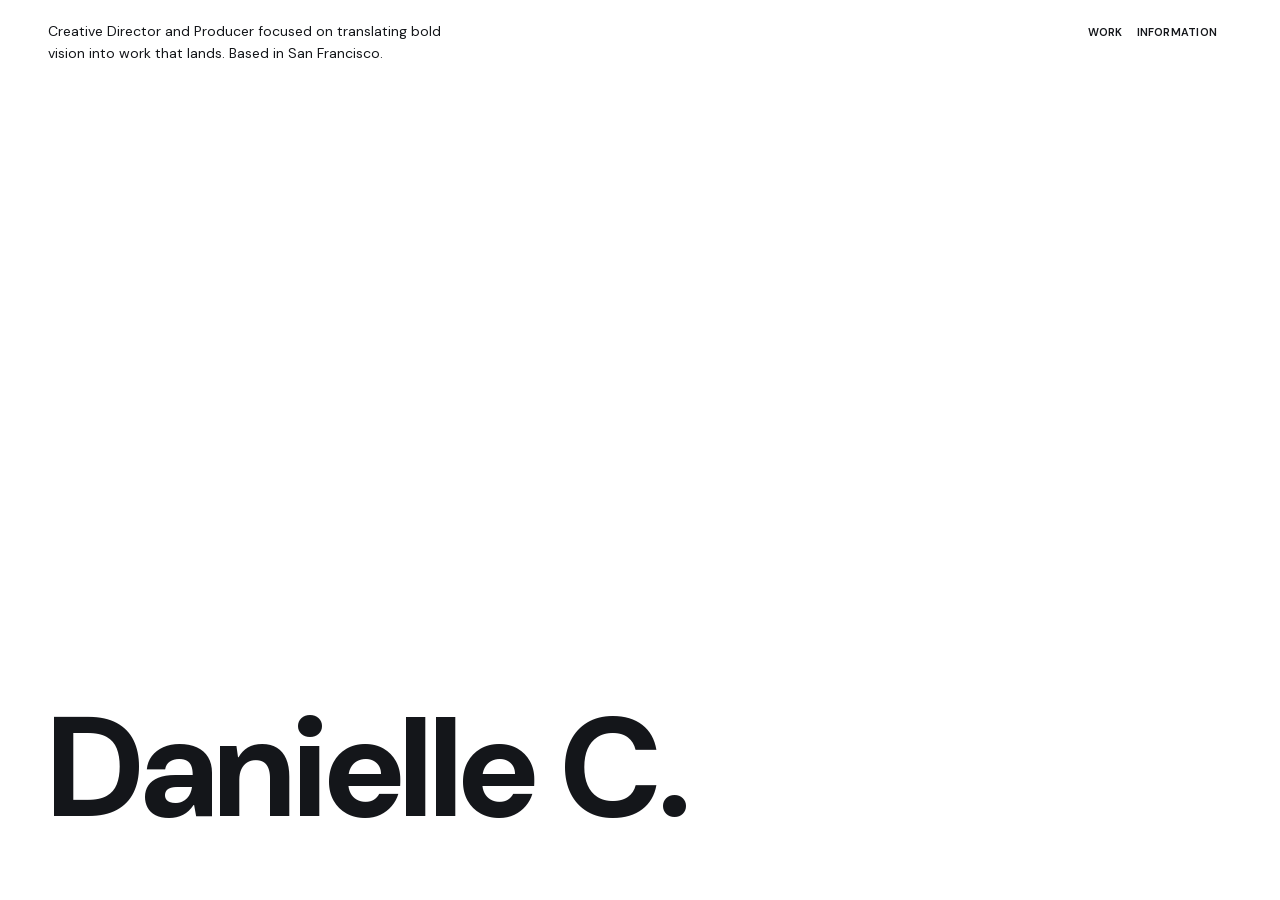
<file: index.html>
<!DOCTYPE html>
<html lang="en">
<head>
<meta charset="UTF-8">
<meta name="viewport" content="width=device-width, initial-scale=1.0">
<title>Danielle C.</title>
<meta name="description" content="Danielle C. is a creative producer and director based in San Francisco, working across brand, entertainment, and consumer tech.">
<link rel="icon" href="favicon.svg" type="image/svg+xml">
<link rel="preload" href="assets/fonts/dm-sans-latin.woff2" as="font" type="font/woff2" crossorigin>
<link rel="stylesheet" href="style.css">
<link rel="prefetch" href="work.html">
</head>
<body class="landing-body">

<header class="topbar landing-topbar">
  <p class="bio-blurb">Creative Director and Producer focused on translating bold vision into work that lands. Based in San Francisco.</p>
  <nav class="toplinks">
    <a href="work.html">Work</a>
    <a href="information.html">Information</a>
  </nav>
</header>

<main class="landing">
  <div class="landing-bottom">
    <h1 class="landing-wordmark">Danielle C.</h1>
  </div>
</main>

<script src="script.js"></script>
</body>
</html>
</file>
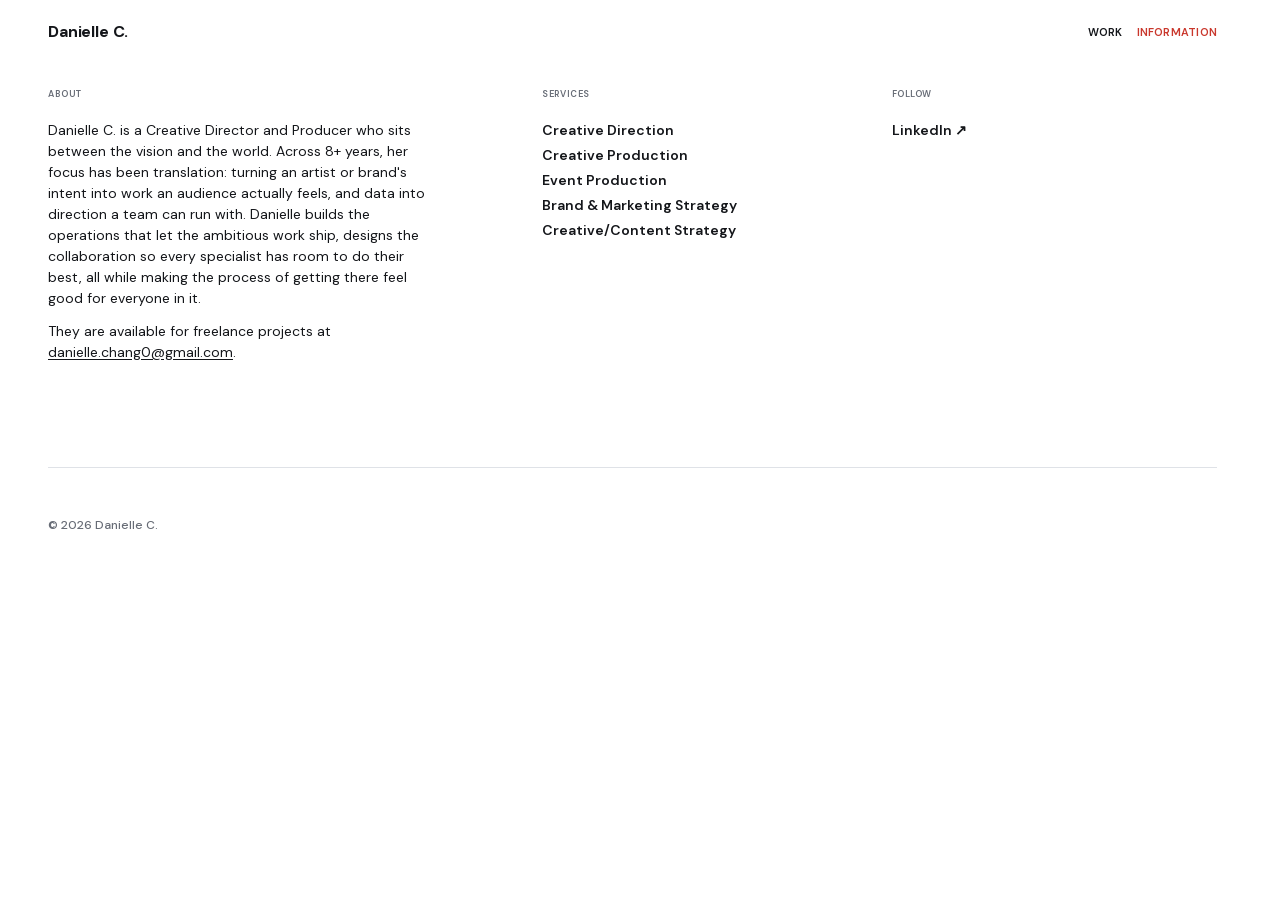
<file: information.html>
<!DOCTYPE html>
<html lang="en">
<head>
<meta charset="UTF-8">
<meta name="viewport" content="width=device-width, initial-scale=1.0">
<title>Danielle C.</title>
<meta name="description" content="About, services, and contact information for Danielle C., creative producer and director based in San Francisco.">
<link rel="icon" href="favicon.svg" type="image/svg+xml">
<link rel="preload" href="assets/fonts/dm-sans-latin.woff2" as="font" type="font/woff2" crossorigin>
<link rel="stylesheet" href="style.css">
<link rel="prefetch" href="work.html">
</head>
<body>

<header class="topbar">
  <a href="index.html" class="wordmark">Danielle C.</a>
  <nav class="toplinks">
    <a href="work.html">Work</a>
    <a href="information.html" class="active">Information</a>
  </nav>
</header>

<main class="page">

  <h1 class="sr-only">Information</h1>

  <div class="info-grid">

    <div class="info-col">
      <h2 class="info-col-title">About</h2>
      <p>Danielle C. is a Creative Director and Producer who sits between the vision and the world. Across 8+ years, her focus has been translation: turning an artist or brand's intent into work an audience actually feels, and data into direction a team can run with. Danielle builds the operations that let the ambitious work ship, designs the collaboration so every specialist has room to do their best, all while making the process of getting there feel good for everyone in it.</p>
      <p>They are available for freelance projects at <a href="mailto:danielle.chang0@gmail.com">danielle.chang0@gmail.com</a>.</p>
    </div>

    <div class="info-col">
      <h2 class="info-col-title">Services</h2>
      <div class="info-entry">
        <span class="info-entry-title">Creative Direction</span>
      </div>
      <div class="info-entry">
        <span class="info-entry-title">Creative Production</span>
      </div>
      <div class="info-entry">
        <span class="info-entry-title">Event Production</span>
      </div>
      <div class="info-entry">
        <span class="info-entry-title">Brand &amp; Marketing Strategy</span>
      </div>
      <div class="info-entry">
        <span class="info-entry-title">Creative/Content Strategy</span>
      </div>
    </div>

    <div class="info-col">
      <h2 class="info-col-title">Follow</h2>
      <div class="info-entry">
        <a class="info-entry-title info-entry-link" href="https://www.linkedin.com/in/danielle--chang/" target="_blank" rel="noopener">LinkedIn ↗</a>
      </div>
    </div>

  </div>

  <footer class="footer">
    <span>&copy; <span id="year"></span> Danielle C.</span>
  </footer>

</main>

<script src="script.js"></script>
</body>
</html>
</file>
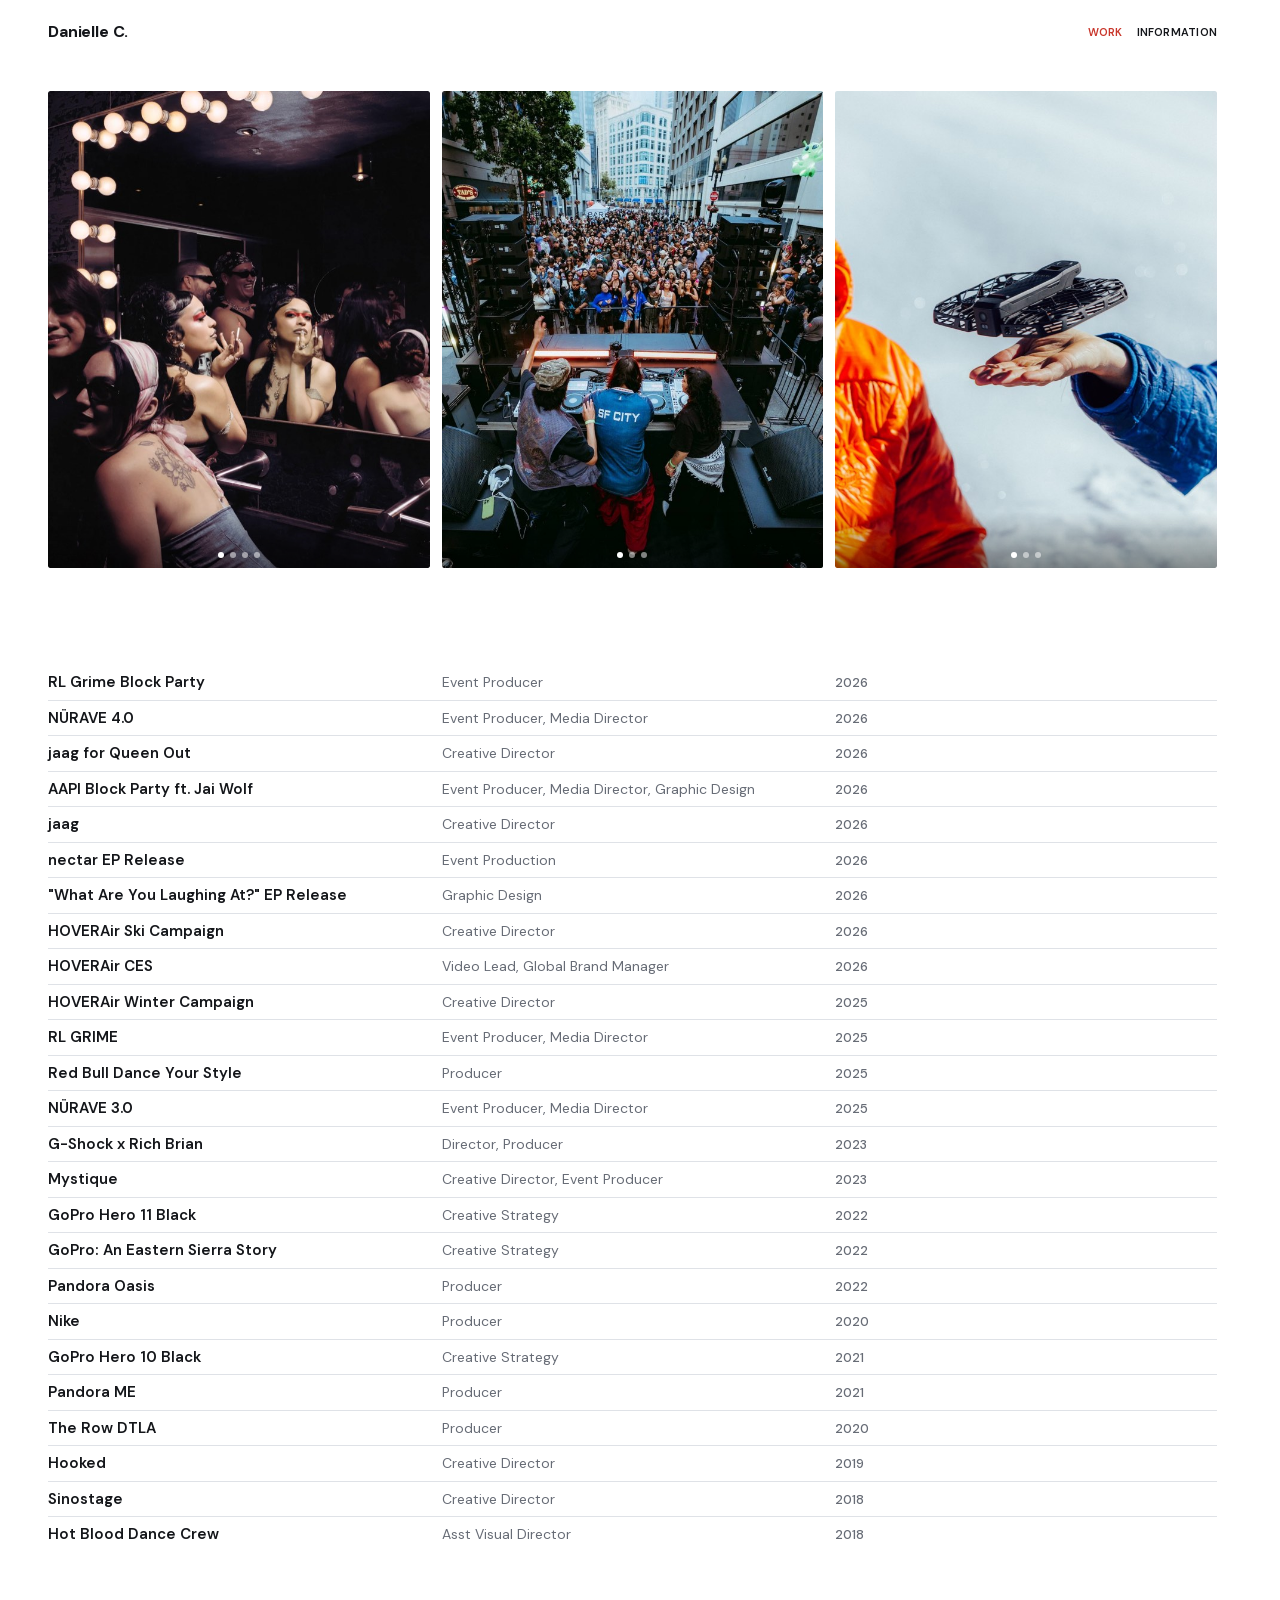
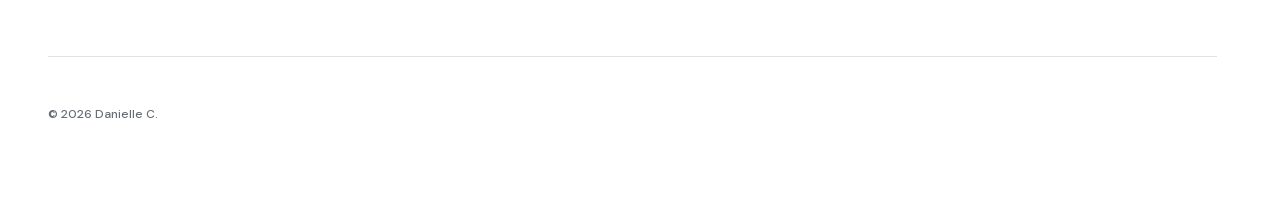
<file: work.html>
<!DOCTYPE html>
<html lang="en">
<head>
<meta charset="UTF-8">
<meta name="viewport" content="width=device-width, initial-scale=1.0">
<title>Danielle C.</title>
<meta name="description" content="Selected projects and CV from Danielle C., creative producer and director.">
<link rel="icon" href="favicon.svg" type="image/svg+xml">
<link rel="preload" href="assets/fonts/dm-sans-latin.woff2" as="font" type="font/woff2" crossorigin>
<link rel="stylesheet" href="style.css">
</head>
<body>

<header class="topbar">
  <a href="index.html" class="wordmark">Danielle C.</a>
  <nav class="toplinks">
    <a href="work.html" class="active">Work</a>
    <a href="information.html">Information</a>
  </nav>
</header>

<main class="page">

  <h1 class="sr-only">Work</h1>

  <section class="work-grid-section">
    <div class="work-grid">
      <figure class="work-tile">
        <button class="carousel-frame" aria-label="Show next photo of JAAG">
          <span class="carousel-track">
            <span class="carousel-title-slide" aria-hidden="true">
              <img src="assets/img/m/jaag-1.jpg" alt="" loading="lazy" decoding="async">
              <span class="carousel-title-text"><span class="slide-title">JAAG</span><span class="slide-meta">Creative Director · Producer</span></span>
            </span>
            <img src="assets/img/jaag-1.webp" srcset="assets/img/m/jaag-1.jpg 640w, assets/img/jaag-1.webp 1333w" sizes="(max-width: 640px) calc(50vw - 25px), calc((min(100vw, 1400px) - 120px) / 3)" alt="JAAG — creative direction, production, and styling" decoding="async">
            <img src="assets/img/jaag-4.jpg" srcset="assets/img/m/jaag-4.jpg 640w, assets/img/jaag-4.jpg 1066w" sizes="(max-width: 640px) calc(50vw - 25px), calc((min(100vw, 1400px) - 120px) / 3)" alt="JAAG — creative direction, production, and styling" loading="lazy" decoding="async">
            <img src="assets/img/jaag-3.jpg" srcset="assets/img/m/jaag-3.jpg 640w, assets/img/jaag-3.jpg 1066w" sizes="(max-width: 640px) calc(50vw - 25px), calc((min(100vw, 1400px) - 120px) / 3)" alt="JAAG — creative direction, production, and styling" loading="lazy" decoding="async">
            <img src="assets/img/jaag-2.webp" srcset="assets/img/m/jaag-2.jpg 640w, assets/img/jaag-2.webp 1333w" sizes="(max-width: 640px) calc(50vw - 25px), calc((min(100vw, 1400px) - 120px) / 3)" alt="JAAG — creative direction, production, and styling" loading="lazy" decoding="async">
          </span>
          <span class="carousel-shade" aria-hidden="true"></span>
          <span class="carousel-dots" aria-hidden="true"></span>
        </button>
        <figcaption>
          <span class="row-title">JAAG</span>
          <span class="row-meta">Creative Director · Producer</span>
        </figcaption>
      </figure>
      <figure class="work-tile">
        <button class="carousel-frame" aria-label="Show next photo of SF AAPI Block Party">
          <span class="carousel-track">
            <span class="carousel-title-slide" aria-hidden="true">
              <img src="assets/img/m/sf-aapi-stage.jpg" alt="" loading="lazy" decoding="async">
              <span class="carousel-title-text"><span class="slide-title">SF AAPI<br class="slide-break"> Block Party</span><span class="slide-meta">Event Producer · Media Director</span></span>
            </span>
            <img src="assets/img/sf-aapi-stage.jpg" srcset="assets/img/m/sf-aapi-stage.jpg 640w, assets/img/sf-aapi-stage.jpg 1947w" sizes="(max-width: 640px) calc(50vw - 25px), calc((min(100vw, 1400px) - 120px) / 3)" alt="SF AAPI Block Party — event producer, media director" decoding="async">
            <img src="assets/img/DEW06040.jpg" srcset="assets/img/m/DEW06040.jpg 640w, assets/img/DEW06040.jpg 800w" sizes="(max-width: 640px) calc(50vw - 25px), calc((min(100vw, 1400px) - 120px) / 3)" alt="SF AAPI Block Party — event producer, media director" loading="lazy" decoding="async">
            <img src="assets/img/DEW05904.jpg" srcset="assets/img/m/DEW05904.jpg 640w, assets/img/DEW05904.jpg 800w" sizes="(max-width: 640px) calc(50vw - 25px), calc((min(100vw, 1400px) - 120px) / 3)" alt="SF AAPI Block Party — event producer, media director" loading="lazy" decoding="async">
          </span>
          <span class="carousel-shade" aria-hidden="true"></span>
          <span class="carousel-dots" aria-hidden="true"></span>
        </button>
        <figcaption>
          <span class="row-title">SF AAPI<br class="slide-break"> Block Party</span>
          <span class="row-meta">Event Producer · Media Director</span>
        </figcaption>
      </figure>
      <figure class="work-tile hide-desktop">
        <button class="carousel-frame" aria-label="Show next photo of HOVERAir CES 2026">
          <span class="carousel-track">
            <span class="carousel-title-slide" aria-hidden="true">
              <img src="assets/img/m/hoverair-ces-2026-1.jpg" alt="" loading="lazy" decoding="async">
              <span class="carousel-title-text"><span class="slide-title">HOVERAir<br class="slide-break"> CES 2026</span><span class="slide-meta">Creative Director</span></span>
            </span>
            <img src="assets/img/hoverair-ces-2026-1.webp" srcset="assets/img/m/hoverair-ces-2026-1.jpg 640w, assets/img/hoverair-ces-2026-1.webp 1080w" sizes="(max-width: 640px) calc(50vw - 25px), calc((min(100vw, 1400px) - 120px) / 3)" alt="HOVERAir CES 2026 — creative direction" decoding="async">
          </span>
          <span class="carousel-shade" aria-hidden="true"></span>
          <span class="carousel-dots" aria-hidden="true"></span>
        </button>
        <figcaption>
          <span class="row-title">HOVERAir<br class="slide-break"> CES 2026</span>
          <span class="row-meta">Creative Director</span>
        </figcaption>
      </figure>
      <figure class="work-tile">
        <button class="carousel-frame" aria-label="Show next photo of HOVERAir Winter Campaign">
          <span class="carousel-track">
            <span class="carousel-title-slide" aria-hidden="true">
              <img src="assets/img/m/hoverair-winter-1.jpg" alt="" loading="lazy" decoding="async">
              <span class="carousel-title-text"><span class="slide-title">HOVERAir<br class="slide-break"> Winter Campaign</span><span class="slide-meta">Creative Director</span></span>
            </span>
            <img src="assets/img/hoverair-winter-1.jpg" srcset="assets/img/m/hoverair-winter-1.jpg 640w, assets/img/hoverair-winter-1.jpg 1093w" sizes="(max-width: 640px) calc(50vw - 25px), calc((min(100vw, 1400px) - 120px) / 3)" alt="HOVERAir Winter Campaign — creative direction" decoding="async">
            <img src="assets/img/hoverair-winter-2.jpg" srcset="assets/img/m/hoverair-winter-2.jpg 640w, assets/img/hoverair-winter-2.jpg 2000w" sizes="(max-width: 640px) calc(50vw - 25px), calc((min(100vw, 1400px) - 120px) / 3)" alt="HOVERAir Winter Campaign — creative direction" loading="lazy" decoding="async">
            <img src="assets/img/hoverair-winter-3.jpg" srcset="assets/img/m/hoverair-winter-3.jpg 640w, assets/img/hoverair-winter-3.jpg 2000w" sizes="(max-width: 640px) calc(50vw - 25px), calc((min(100vw, 1400px) - 120px) / 3)" alt="HOVERAir Winter Campaign — creative direction" loading="lazy" decoding="async">
          </span>
          <span class="carousel-shade" aria-hidden="true"></span>
          <span class="carousel-dots" aria-hidden="true"></span>
        </button>
        <figcaption>
          <span class="row-title">HOVERAir<br class="slide-break"> Winter Campaign</span>
          <span class="row-meta">Creative Director</span>
        </figcaption>
      </figure>
    </div>
  </section>

  <section class="block">
    <div class="cv-list">
      <div class="cv-row">
        <span class="row-title">RL Grime Block Party</span>
        <span class="row-meta">Event Producer</span>
        <span class="cv-year">2026</span>
      </div>
      <div class="cv-row">
        <span class="row-title">NÜRAVE 4.0</span>
        <span class="row-meta">Event Producer, Media Director</span>
        <span class="cv-year">2026</span>
      </div>
      <div class="cv-row">
        <span class="row-title">jaag for Queen Out</span>
        <span class="row-meta">Creative Director</span>
        <span class="cv-year">2026</span>
      </div>
      <div class="cv-row">
        <span class="row-title">AAPI Block Party ft. Jai Wolf</span>
        <span class="row-meta">Event Producer, Media Director, Graphic Design</span>
        <span class="cv-year">2026</span>
      </div>
      <div class="cv-row">
        <span class="row-title">jaag</span>
        <span class="row-meta">Creative Director</span>
        <span class="cv-year">2026</span>
       </div>
       <div class="cv-row">
        <span class="row-title">nectar EP Release</span>
        <span class="row-meta">Event Production</span>
        <span class="cv-year">2026</span>
       </div>
       <div class="cv-row">
        <span class="row-title">"What Are You Laughing At?" EP Release</span>
        <span class="row-meta">Graphic Design</span>
        <span class="cv-year">2026</span>
       </div>
       <div class="cv-row">
        <span class="row-title">HOVERAir Ski Campaign</span>
        <span class="row-meta">Creative Director</span>
        <span class="cv-year">2026</span>
       </div>
       <div class="cv-row">
        <span class="row-title">HOVERAir CES</span>
        <span class="row-meta">Video Lead, Global Brand Manager</span>
        <span class="cv-year">2026</span>
       </div>
       <div class="cv-row">
        <span class="row-title">HOVERAir Winter Campaign</span>
        <span class="row-meta">Creative Director</span>
        <span class="cv-year">2025</span>
      </div>
      <div class="cv-row">
        <span class="row-title">RL GRIME</span>
        <span class="row-meta">Event Producer, Media Director</span>
        <span class="cv-year">2025</span>
       </div>
       <div class="cv-row">
        <span class="row-title">Red Bull Dance Your Style</span>
        <span class="row-meta">Producer</span>
        <span class="cv-year">2025</span>
       </div>
       <div class="cv-row">
        <span class="row-title">NÜRAVE 3.0</span>
        <span class="row-meta">Event Producer, Media Director</span>
        <span class="cv-year">2025</span>
       </div>
       <div class="cv-row">
        <span class="row-title">G-Shock x Rich Brian</span>
        <span class="row-meta">Director, Producer</span>
        <span class="cv-year">2023</span>
       </div>
       <div class="cv-row">
        <span class="row-title">Mystique</span>
        <span class="row-meta">Creative Director, Event Producer</span>
        <span class="cv-year">2023</span>
      </div>
       <div class="cv-row">
        <span class="row-title">GoPro Hero 11 Black</span>
        <span class="row-meta">Creative Strategy</span>
        <span class="cv-year">2022</span>
      </div>
      <div class="cv-row">
        <span class="row-title">GoPro: An Eastern Sierra Story</span>
        <span class="row-meta">Creative Strategy</span>
        <span class="cv-year">2022</span>
      </div>
      <div class="cv-row">
        <span class="row-title">Pandora Oasis</span>
        <span class="row-meta">Producer</span>
        <span class="cv-year">2022</span>
      </div>
      <div class="cv-row">
        <span class="row-title">Nike</span>
        <span class="row-meta">Producer</span>
        <span class="cv-year">2020</span>
      </div>
      <div class="cv-row">
        <span class="row-title">GoPro Hero 10 Black</span>
        <span class="row-meta">Creative Strategy</span>
        <span class="cv-year">2021</span>
      </div>
      <div class="cv-row">
        <span class="row-title">Pandora ME</span>
        <span class="row-meta">Producer</span>
        <span class="cv-year">2021</span>
      </div>
      <div class="cv-row">
        <span class="row-title">The Row DTLA</span>
        <span class="row-meta">Producer</span>
        <span class="cv-year">2020</span>
      </div>
      <div class="cv-row">
        <span class="row-title">Hooked</span>
        <span class="row-meta">Creative Director</span>
        <span class="cv-year">2019</span>
      </div>
      <div class="cv-row">
        <span class="row-title">Sinostage</span>
        <span class="row-meta">Creative Director</span>
        <span class="cv-year">2018</span>
      </div>
      <div class="cv-row">
        <span class="row-title">Hot Blood Dance Crew</span>
        <span class="row-meta">Asst Visual Director</span>
        <span class="cv-year">2018</span>
      </div>
    </div>
  </section>

  <footer class="footer">
    <span>&copy; <span id="year"></span> Danielle C.</span>
  </footer>

</main>

<script src="script.js"></script>
</body>
</html>
</file>
<file: style.css>
/* DM Sans, self-hosted (SIL Open Font License, see assets/fonts/OFL.txt) */
@font-face {
  font-family: "DM Sans";
  font-style: normal;
  font-weight: 400 700;
  font-display: swap;
  src: url("assets/fonts/dm-sans-latin.woff2") format("woff2");
  unicode-range: U+0000-00FF, U+0131, U+0152-0153, U+02BB-02BC, U+02C6, U+02DA, U+02DC, U+0304, U+0308, U+0329, U+2000-206F, U+20AC, U+2122, U+2191, U+2193, U+2212, U+2215, U+FEFF, U+FFFD;
}
@font-face {
  font-family: "DM Sans";
  font-style: normal;
  font-weight: 400 700;
  font-display: swap;
  src: url("assets/fonts/dm-sans-latin-ext.woff2") format("woff2");
  unicode-range: U+0100-02BA, U+02BD-02C5, U+02C7-02CC, U+02CE-02D7, U+02DD-02FF, U+0304, U+0308, U+0329, U+1D00-1DBF, U+1E00-1E9F, U+1EF2-1EFF, U+2020, U+20A0-20AB, U+20AD-20C4, U+2113, U+2C60-2C7F, U+A720-A7FF;
}

:root {
  --bg: #ffffff;
  --ink: #14161a;
  --muted: #676c76;
  --line: #dfe2e7;
  --accent: #c9372c;
  --sans: "DM Sans", -apple-system, BlinkMacSystemFont, "Helvetica Neue", Helvetica, Arial, sans-serif;
}

* { box-sizing: border-box; }

/* Smooth cross-fade between pages (supported browsers only) */
@view-transition { navigation: auto; }

html {
  overflow-y: scroll;
  scrollbar-gutter: stable;
}

body {
  margin: 0;
  background: var(--bg);
  color: var(--ink);
  font-family: var(--sans);
  font-size: 16px;
  line-height: 1.5;
}

h1, h2 {
  font-family: var(--sans);
  margin: 0;
  letter-spacing: -0.01em;
}

a {
  color: inherit;
  text-decoration: none;
}

ul { list-style: none; margin: 0; padding: 0; }

img { max-width: 100%; display: block; }

.sr-only {
  position: absolute;
  width: 1px;
  height: 1px;
  padding: 0;
  margin: -1px;
  overflow: hidden;
  clip: rect(0, 0, 0, 0);
  white-space: nowrap;
  border: 0;
}

button {
  font: inherit;
  color: inherit;
  background: none;
  border: none;
  cursor: pointer;
}

/* ---------- Top bar ---------- */

.topbar {
  display: flex;
  align-items: flex-start;
  justify-content: space-between;
  gap: 24px;
  flex-wrap: wrap;
  padding: 28px 48px;
}

.wordmark {
  font-family: var(--sans);
  font-weight: 700;
  font-size: 16px;
  letter-spacing: -0.01em;
}

.toplinks {
  display: flex;
  gap: 14px;
  font-family: var(--sans);
  font-weight: 600;
  font-size: 11px;
  letter-spacing: 0.02em;
  text-transform: uppercase;
}

.toplinks a {
  color: var(--ink);
  padding-bottom: 3px;
}

.topbar:not(.landing-topbar) {
  align-items: center;
  padding-top: 20px;
  padding-bottom: 20px;
}

.topbar:not(.landing-topbar) .toplinks {
  font-size: 11px;
}

/* Desktop landing: lay the nav out exactly like the subpages
   (same top padding, links centred in a 24px row, the height of the "Danielle C." line) */
@media (min-width: 641px) {
  .landing-topbar { padding-top: 20px; }
  .landing-topbar .toplinks { height: 24px; align-items: center; }
  .landing-topbar .toplinks a { padding-bottom: 0; }
}

.topbar:not(.landing-topbar) .toplinks a {
  padding-bottom: 0;
  transition: color 0.15s ease;
}

.toplinks a:hover {
  color: var(--accent);
}

.toplinks a.active {
  color: var(--accent);
}

/* ---------- Landing ---------- */

.landing-body {
  display: flex;
  flex-direction: column;
  min-height: 100vh;
}

.bio-blurb {
  max-width: 420px;
  margin: 0;
  font-size: 14px;
  line-height: 1.6;
  color: var(--ink);
}

.landing {
  flex: 1;
  display: flex;
  flex-direction: column;
  justify-content: flex-end;
  padding: 40px 48px 64px;
}

.landing-bottom {
  display: flex;
  align-items: flex-end;
  gap: 28px;
}

.landing-wordmark {
  flex: 1 1 auto;
  min-width: 0;
  font-size: clamp(56px, 11vw, 220px);
  font-weight: 700;
  line-height: 0.95;
  letter-spacing: -0.02em;
}

.landing-avatar {
  flex-shrink: 0;
  width: 72px;
  height: 72px;
  margin-bottom: 16px;
  border-radius: 50%;
  overflow: hidden;
  border: 1px solid var(--line);
}

.landing-avatar img {
  width: 100%;
  height: 100%;
  object-fit: cover;
  transform: scale(2.1);
  transform-origin: 56% 40%;
}

/* ---------- Page / sections ---------- */

.page {
  max-width: 1400px;
  margin: 0 auto;
  padding: 0 48px;
}

.intro {
  padding: 96px 0 72px;
}

.intro-sm {
  padding: 56px 0 40px;
}

.eyebrow {
  font-family: var(--sans);
  font-weight: 600;
  font-size: 13px;
  color: var(--muted);
  text-transform: uppercase;
  letter-spacing: 0.04em;
  margin: 0 0 16px;
}

.intro h1 {
  font-size: clamp(24px, 2.5vw, 32px);
  font-weight: 700;
  line-height: 1.15;
}

.block {
  padding: 56px 0;
}

.block + .block {
  border-top: 1px solid var(--line);
}

.block-title {
  font-size: 11px;
  font-family: var(--sans);
  font-weight: 600;
  text-transform: uppercase;
  letter-spacing: 0.06em;
  color: var(--muted);
  margin: 0 0 28px;
}

/* ---------- Work photo grid ---------- */

.work-grid-section {
  padding: 27px 0 40px;
}

.work-grid-section + .block {
  padding-top: 0;
}

.work-grid {
  display: grid;
  grid-template-columns: repeat(3, 1fr);
  gap: 8px 12px;
}

.work-tile {
  margin: 0;
}

.work-tile img {
  width: 100%;
  aspect-ratio: 4 / 5;
  object-fit: cover;
  border-radius: 2px;
}

.carousel-frame {
  position: relative;
  display: block;
  width: 100%;
  padding: 0;
  border: 0;
  background: none;
  overflow: hidden;
  border-radius: 2px;
  touch-action: pan-y;
  -webkit-tap-highlight-color: transparent;
}

.carousel-track {
  display: flex;
  background: #f2f3f5;
  transition: transform 0.3s ease;
  will-change: transform;
}

.carousel-track.dragging { transition: none; }

/* Title slide (first slide: blurred cover + project name/roles) — mobile only */
.carousel-title-slide {
  display: none;
  position: relative;
  flex: 0 0 100%;
  min-width: 0;
  overflow: hidden;
  aspect-ratio: 4 / 5;
}

.carousel-title-slide img {
  position: absolute;
  inset: 0;
  height: 100%;
  filter: blur(2px) saturate(1.1) brightness(0.9);
  transform: scale(1.15);
}

.carousel-title-slide::after {
  content: "";
  position: absolute;
  inset: 0;
  background:
    rgba(0, 0, 0, 0.28);
}

.carousel-title-text {
  position: absolute;
  z-index: 1;
  inset: 0;
  padding: 0 12px;
  display: flex;
  flex-direction: column;
  justify-content: center;
  align-items: center;
  gap: 4px;
  text-align: center;
  color: #fff;
  text-shadow: 0 1px 8px rgba(0, 0, 0, 0.25);
}

.carousel-title-text .slide-title {
  font-weight: 700;
  font-size: 14px;
  line-height: 1.15;
  letter-spacing: -0.01em;
}

.carousel-title-text .slide-meta {
  font-size: 11px;
  line-height: 1.35;
  opacity: 0.9;
}

@media (max-width: 640px) {
  .carousel-title-slide { display: block; }
}

.carousel-track img {
  flex: 0 0 100%;
  min-width: 0;
  -webkit-user-drag: none;
  user-select: none;
}

button.carousel-frame {
  cursor: pointer;
}

.carousel-shade {
  position: absolute;
  left: 0;
  right: 0;
  bottom: 0;
  height: 56px;
  border-radius: 0 0 2px 2px;
  background: linear-gradient(to top, rgba(0, 0, 0, 0.4), transparent);
  pointer-events: none;
}

.carousel-dots {
  position: absolute;
  left: 0;
  right: 0;
  bottom: 10px;
  display: flex;
  justify-content: center;
  gap: 6px;
}

.dot {
  width: 6px;
  height: 6px;
  border-radius: 50%;
  background: rgba(255, 255, 255, 0.5);
  transition: background 0.15s ease;
}

.dot.active {
  background: #fff;
}

.work-tile figcaption {
  margin-top: 12px;
  line-height: 1.4;
}

/* Desktop: caption drops in only while hovering the tile */
@media (hover: hover) and (min-width: 641px) {
  .work-tile figcaption {
    display: flex;
    flex-direction: column;
    align-items: center;
    gap: 1px;
    text-align: center;
    width: 100%;
    margin: 8px 0 0;
    padding: 6px 10px;
    background: #f2f3f5;
    border-radius: 4px;
    opacity: 0;
    transform: translateY(-6px);
    transition: opacity 0.2s ease, transform 0.2s ease;
  }
  .work-tile figcaption .row-meta { margin-left: 0; }
  .work-tile:hover figcaption,
  .work-tile:focus-within figcaption {
    opacity: 1;
    transform: translateY(0);
  }
}

/* Tiles temporarily hidden on desktop */
@media (min-width: 641px) {
  .work-tile.hide-desktop { display: none; }
}

/* Line breaks meant only for the mobile title slide */
.work-tile figcaption .slide-break { display: none; }

.work-tile figcaption .row-meta {
  margin-left: 8px;
}

.work-tile .row-title,
.work-tile .row-meta {
  font-size: 13px;
}

/* ---------- Information grid ---------- */

.info-grid {
  display: grid;
  grid-template-columns: 1.2fr 104px 1fr 24px 1fr;
  padding: 24px 0 56px;
}

.info-col:nth-child(1) { grid-column: 1; }
.info-col:nth-child(2) { grid-column: 3; }
.info-col:nth-child(3) { grid-column: 5; }

.info-col-title {
  font-size: 9px;
  font-family: var(--sans);
  font-weight: 600;
  text-transform: uppercase;
  letter-spacing: 0.06em;
  color: var(--muted);
  margin: 0 0 18px;
}

.info-col p {
  font-size: 14px;
  line-height: 1.5;
  margin: 0 0 12px;
  max-width: 440px;
}

.info-col p:last-child { margin-bottom: 0; }

.info-col p a {
  color: inherit;
  text-decoration: underline;
  text-underline-offset: 2px;
}

.info-col p a:hover { color: var(--accent); }

.info-entry {
  display: flex;
  flex-direction: column;
  gap: 2px;
  margin-bottom: 4px;
}

.info-entry:last-child { margin-bottom: 0; }

.info-entry-title {
  font-family: var(--sans);
  font-weight: 600;
  font-size: 14px;
}

.info-entry-link:hover { text-decoration: underline; }

/* ---------- Shared title / meta (photo captions) ---------- */

.row-title {
  font-family: var(--sans);
  font-weight: 600;
  font-size: 15px;
}

.row-meta {
  font-size: 14px;
  color: var(--muted);
}

/* ---------- CV list ---------- */

.cv-list {
  display: flex;
  flex-direction: column;
}

.cv-row {
  display: grid;
  grid-template-columns: repeat(3, 1fr);
  align-items: baseline;
  gap: 8px 12px;
  padding: 6px 0;
  border-top: 1px solid var(--line);
}

.cv-row:first-child { border-top: none; }

.cv-year {
  font-family: var(--sans);
  font-weight: 500;
  font-size: 13px;
  color: var(--muted);
  white-space: nowrap;
  text-align: left;
}

/* ---------- Footer ---------- */

.footer {
  padding: 48px 0 96px;
  font-family: var(--sans);
  font-weight: 500;
  font-size: 12px;
  color: var(--muted);
  border-top: 1px solid var(--line);
  margin-top: 48px;
}

/* ---------- Responsive ---------- */

@media (max-width: 700px) {
  .info-grid { grid-template-columns: 1fr; gap: 0; padding: 20px 0 40px; }
  .info-col:nth-child(1),
  .info-col:nth-child(2),
  .info-col:nth-child(3) { grid-column: 1; }
  .info-col { padding-top: 52px; }
  .info-col:first-child { padding-top: 0; }
  .info-col-title { font-size: 12px; margin-bottom: 14px; }
}

@media (max-width: 640px) {
  .topbar { padding: 20px 20px; }
  .topbar:not(.landing-topbar) { padding-top: 28px; padding-bottom: 8px; }
  .page { padding: 0 20px; }
  .intro { padding: 64px 0 48px; }
  .work-grid-section { padding-top: 25px; padding-bottom: 20px; }
  .work-grid-section + .block { border-top: none; padding-top: 16px; }
  .work-grid { grid-template-columns: 1fr 1fr; gap: 10px; }
  .cv-row { grid-template-columns: minmax(0, 1fr) minmax(0, 1fr); gap: 0 16px; padding: 9px 0; }
  .cv-row .row-title { font-size: 14px; }
  .cv-row .row-meta { text-align: right; font-size: 11px; }
  .cv-year { display: none; }
  .work-tile figcaption { display: none; }

  .landing-body {
    min-height: 100svh;
    flex-direction: column-reverse;
    justify-content: space-between;
  }
  .landing-topbar {
    padding-top: 0;
  }
  .bio-blurb { display: none; }
  .landing-topbar .toplinks {
    flex-direction: column;
    align-items: flex-start;
    gap: 2px;
    font-size: 18px;
  }
  .landing {
    justify-content: flex-start;
    padding: 30px 20px 0;
  }
  .landing-bottom {
    align-items: center;
    gap: 12px;
  }
  .landing-avatar { width: 44px; height: 44px; margin-bottom: 0; }
  .landing-wordmark {
    font-size: clamp(28px, 11vw, 44px);
    white-space: nowrap;
  }
  /* Where supported, trim the big name's box to its capital letters, so its top edge
     is exactly the top of the "D" on every browser. Then place it at the same height
     as the top of "Danielle C." on the subpages (about 34px from the top). */
  @supports (text-box: trim-both cap alphabetic) {
    .landing { padding-top: 34px; }
    .landing-wordmark { text-box: trim-both cap alphabetic; }
  }
}
</file>
